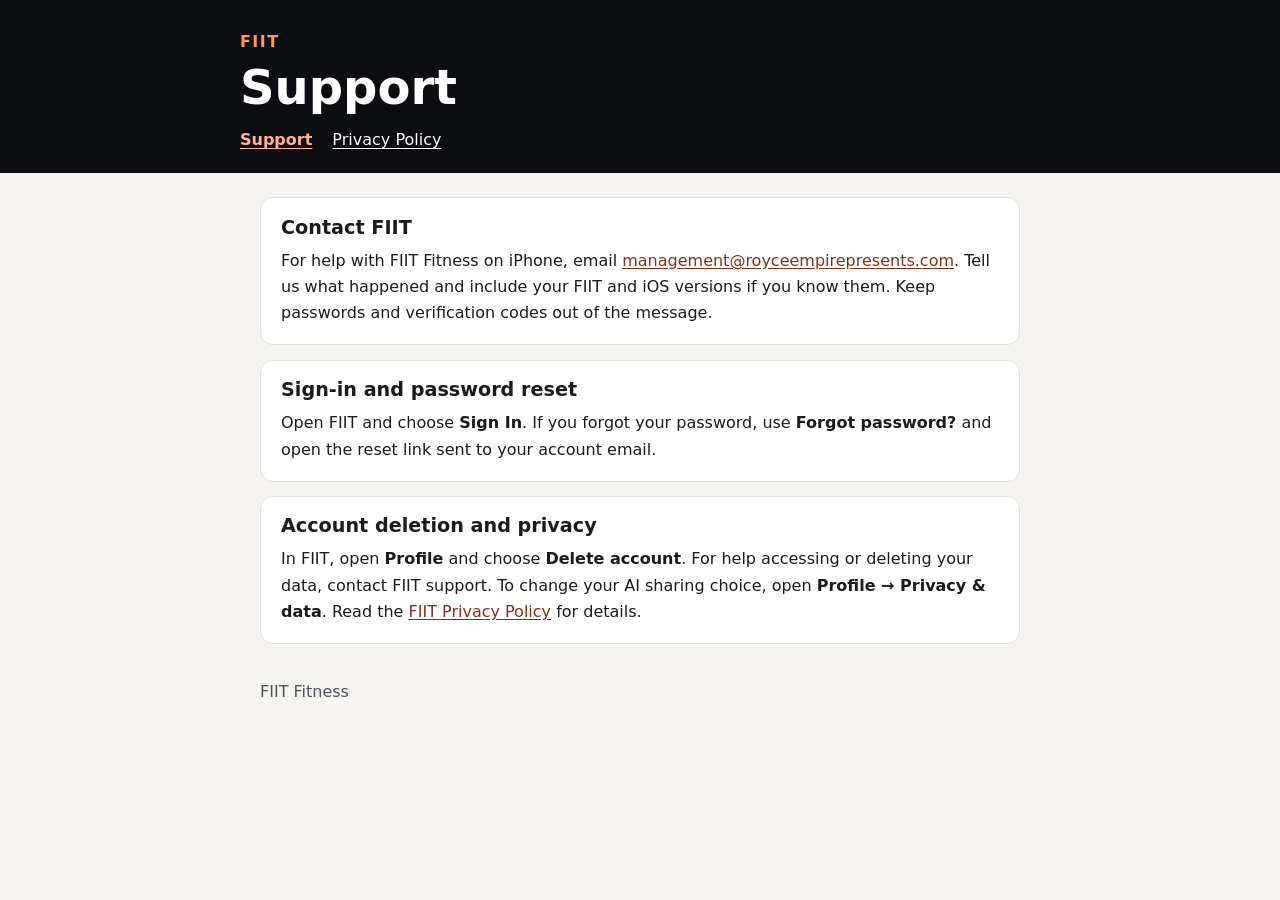
<file: index.html>
<!doctype html>
<html lang="en">
<head>
  <meta charset="utf-8">
  <meta name="viewport" content="width=device-width, initial-scale=1">
  <title>FIIT — Support</title>
  <meta name="description" content="Get help signing in, managing your account, and using FIIT on iPhone.">
  <link rel="stylesheet" href="style.css">
</head>
<body>
  <header>
    <div>
      <a class="brand" href="./">FIIT</a>
      <h1>Support</h1>
      <nav aria-label="FIIT help">
        <a href="./" aria-current="page">Support</a>
        <a href="privacy.html">Privacy Policy</a>
      </nav>
    </div>
  </header>
  <main>
    <section>
      <h2>Contact FIIT</h2>
      <p>For help with FIIT Fitness on iPhone, email <a href="mailto:management@royceempirepresents.com">management@royceempirepresents.com</a>. Tell us what happened and include your FIIT and iOS versions if you know them. Keep passwords and verification codes out of the message.</p>
    </section>
    <section>
      <h2>Sign-in and password reset</h2>
      <p>Open FIIT and choose <strong>Sign In</strong>. If you forgot your password, use <strong>Forgot password?</strong> and open the reset link sent to your account email.</p>
    </section>
    <section>
      <h2>Account deletion and privacy</h2>
      <p>In FIIT, open <strong>Profile</strong> and choose <strong>Delete account</strong>. For help accessing or deleting your data, contact FIIT support. To change your AI sharing choice, open <strong>Profile → Privacy &amp; data</strong>. Read the <a href="privacy.html">FIIT Privacy Policy</a> for details.</p>
    </section>
  </main>
  <footer>FIIT Fitness</footer>
</body>
</html>
</file>
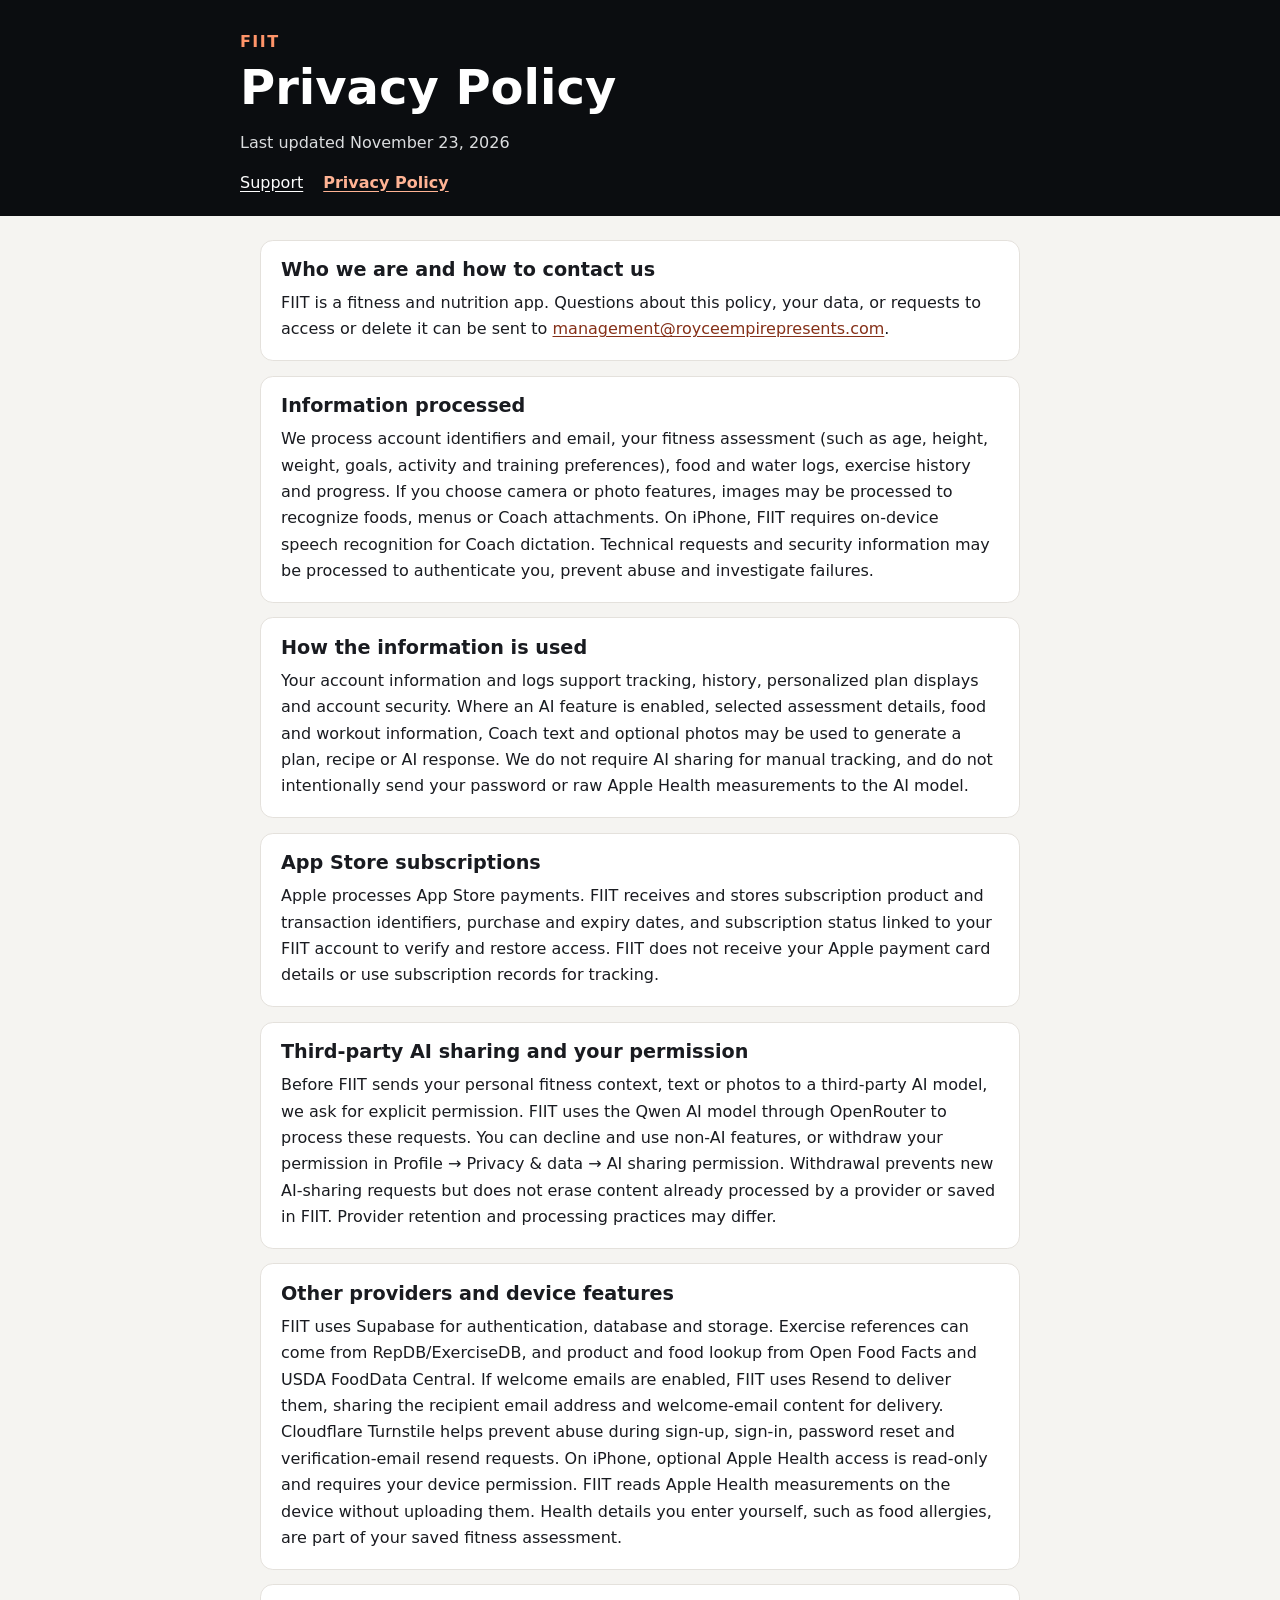
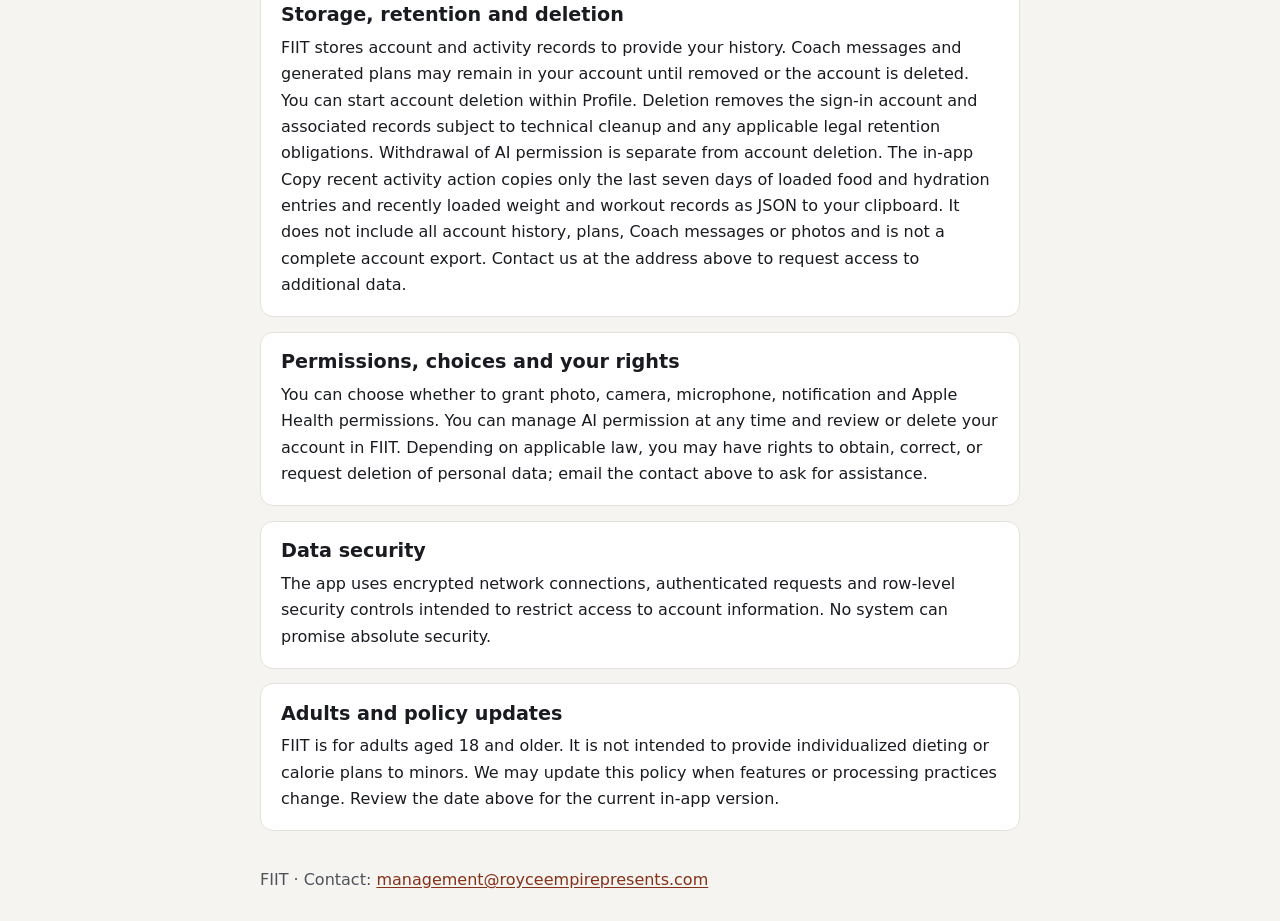
<file: privacy.html>
<!doctype html>
<html lang="en"><head><meta charset="utf-8"><meta name="viewport" content="width=device-width,initial-scale=1">
<title>FIIT — Privacy Policy</title><meta name="description" content="FIIT Privacy Policy, updated November 23, 2026.">
<link rel="stylesheet" href="style.css"></head>
<body><header><div><a class="brand" href="./">FIIT</a><h1>Privacy Policy</h1><p>Last updated November 23, 2026</p><nav aria-label="FIIT help"><a href="./">Support</a><a href="privacy.html" aria-current="page">Privacy Policy</a></nav></div></header>
<main><section><h2>Who we are and how to contact us</h2><p>FIIT is a fitness and nutrition app. Questions about this policy, your data, or requests to access or delete it can be sent to <a href="mailto:management@royceempirepresents.com">management@royceempirepresents.com</a>.</p></section>
<section><h2>Information processed</h2><p>We process account identifiers and email, your fitness assessment (such as age, height, weight, goals, activity and training preferences), food and water logs, exercise history and progress. If you choose camera or photo features, images may be processed to recognize foods, menus or Coach attachments. On iPhone, FIIT requires on-device speech recognition for Coach dictation. Technical requests and security information may be processed to authenticate you, prevent abuse and investigate failures.</p></section>
<section><h2>How the information is used</h2><p>Your account information and logs support tracking, history, personalized plan displays and account security. Where an AI feature is enabled, selected assessment details, food and workout information, Coach text and optional photos may be used to generate a plan, recipe or AI response. We do not require AI sharing for manual tracking, and do not intentionally send your password or raw Apple Health measurements to the AI model.</p></section>
<section><h2>App Store subscriptions</h2><p>Apple processes App Store payments. FIIT receives and stores subscription product and transaction identifiers, purchase and expiry dates, and subscription status linked to your FIIT account to verify and restore access. FIIT does not receive your Apple payment card details or use subscription records for tracking.</p></section>
<section><h2>Third-party AI sharing and your permission</h2><p>Before FIIT sends your personal fitness context, text or photos to a third-party AI model, we ask for explicit permission. FIIT uses the Qwen AI model through OpenRouter to process these requests. You can decline and use non-AI features, or withdraw your permission in Profile → Privacy &amp; data → AI sharing permission. Withdrawal prevents new AI-sharing requests but does not erase content already processed by a provider or saved in FIIT. Provider retention and processing practices may differ.</p></section>
<section><h2>Other providers and device features</h2><p>FIIT uses Supabase for authentication, database and storage. Exercise references can come from RepDB/ExerciseDB, and product and food lookup from Open Food Facts and USDA FoodData Central. If welcome emails are enabled, FIIT uses Resend to deliver them, sharing the recipient email address and welcome-email content for delivery. Cloudflare Turnstile helps prevent abuse during sign-up, sign-in, password reset and verification-email resend requests. On iPhone, optional Apple Health access is read-only and requires your device permission. FIIT reads Apple Health measurements on the device without uploading them. Health details you enter yourself, such as food allergies, are part of your saved fitness assessment.</p></section>
<section><h2>Storage, retention and deletion</h2><p>FIIT stores account and activity records to provide your history. Coach messages and generated plans may remain in your account until removed or the account is deleted. You can start account deletion within Profile. Deletion removes the sign-in account and associated records subject to technical cleanup and any applicable legal retention obligations. Withdrawal of AI permission is separate from account deletion. The in-app Copy recent activity action copies only the last seven days of loaded food and hydration entries and recently loaded weight and workout records as JSON to your clipboard. It does not include all account history, plans, Coach messages or photos and is not a complete account export. Contact us at the address above to request access to additional data.</p></section>
<section><h2>Permissions, choices and your rights</h2><p>You can choose whether to grant photo, camera, microphone, notification and Apple Health permissions. You can manage AI permission at any time and review or delete your account in FIIT. Depending on applicable law, you may have rights to obtain, correct, or request deletion of personal data; email the contact above to ask for assistance.</p></section>
<section><h2>Data security</h2><p>The app uses encrypted network connections, authenticated requests and row-level security controls intended to restrict access to account information. No system can promise absolute security.</p></section>
<section><h2>Adults and policy updates</h2><p>FIIT is for adults aged 18 and older. It is not intended to provide individualized dieting or calorie plans to minors. We may update this policy when features or processing practices change. Review the date above for the current in-app version.</p></section></main>
<footer>FIIT · Contact: <a href="mailto:management@royceempirepresents.com">management@royceempirepresents.com</a></footer></body></html>
</file>
<file: style.css>
:root {
  color-scheme: light;
  font-family: system-ui, -apple-system, BlinkMacSystemFont, "Segoe UI", sans-serif;
  background: #f5f4f1;
  color: #191b20;
}
body { margin: 0; }
header { background: #0b0d10; color: #fff; padding: 2rem 1.25rem 1.5rem; }
header div, main, footer { box-sizing: border-box; max-width: 50rem; margin: 0 auto; }
.brand { color: #ff9469; font-size: 1rem; font-weight: 850; letter-spacing: .09em; text-decoration: none; }
h1 { font-size: clamp(2rem, 6vw, 3rem); line-height: 1.1; margin: .65rem 0 1rem; }
header p { color: #dbdddf; margin-bottom: 1rem; }
nav { display: flex; flex-wrap: wrap; gap: .65rem 1.25rem; }
nav a { color: #fff; text-underline-offset: .2em; }
nav a[aria-current="page"] { color: #ffb394; font-weight: 700; }
main { padding: 1.5rem 1.25rem; }
section { background: #fff; border: 1px solid #e4e1dc; border-radius: .8rem; margin-bottom: .9rem; padding: 1.1rem 1.25rem; }
h2 { font-size: 1.2rem; margin: 0 0 .55rem; }
p { line-height: 1.65; margin: 0; }
a { color: #853018; overflow-wrap: anywhere; text-underline-offset: .15em; }
a:focus-visible { outline: 2px solid currentColor; outline-offset: 4px; }
footer { color: #4f5258; padding: 0 1.25rem 2rem; }
</file>
